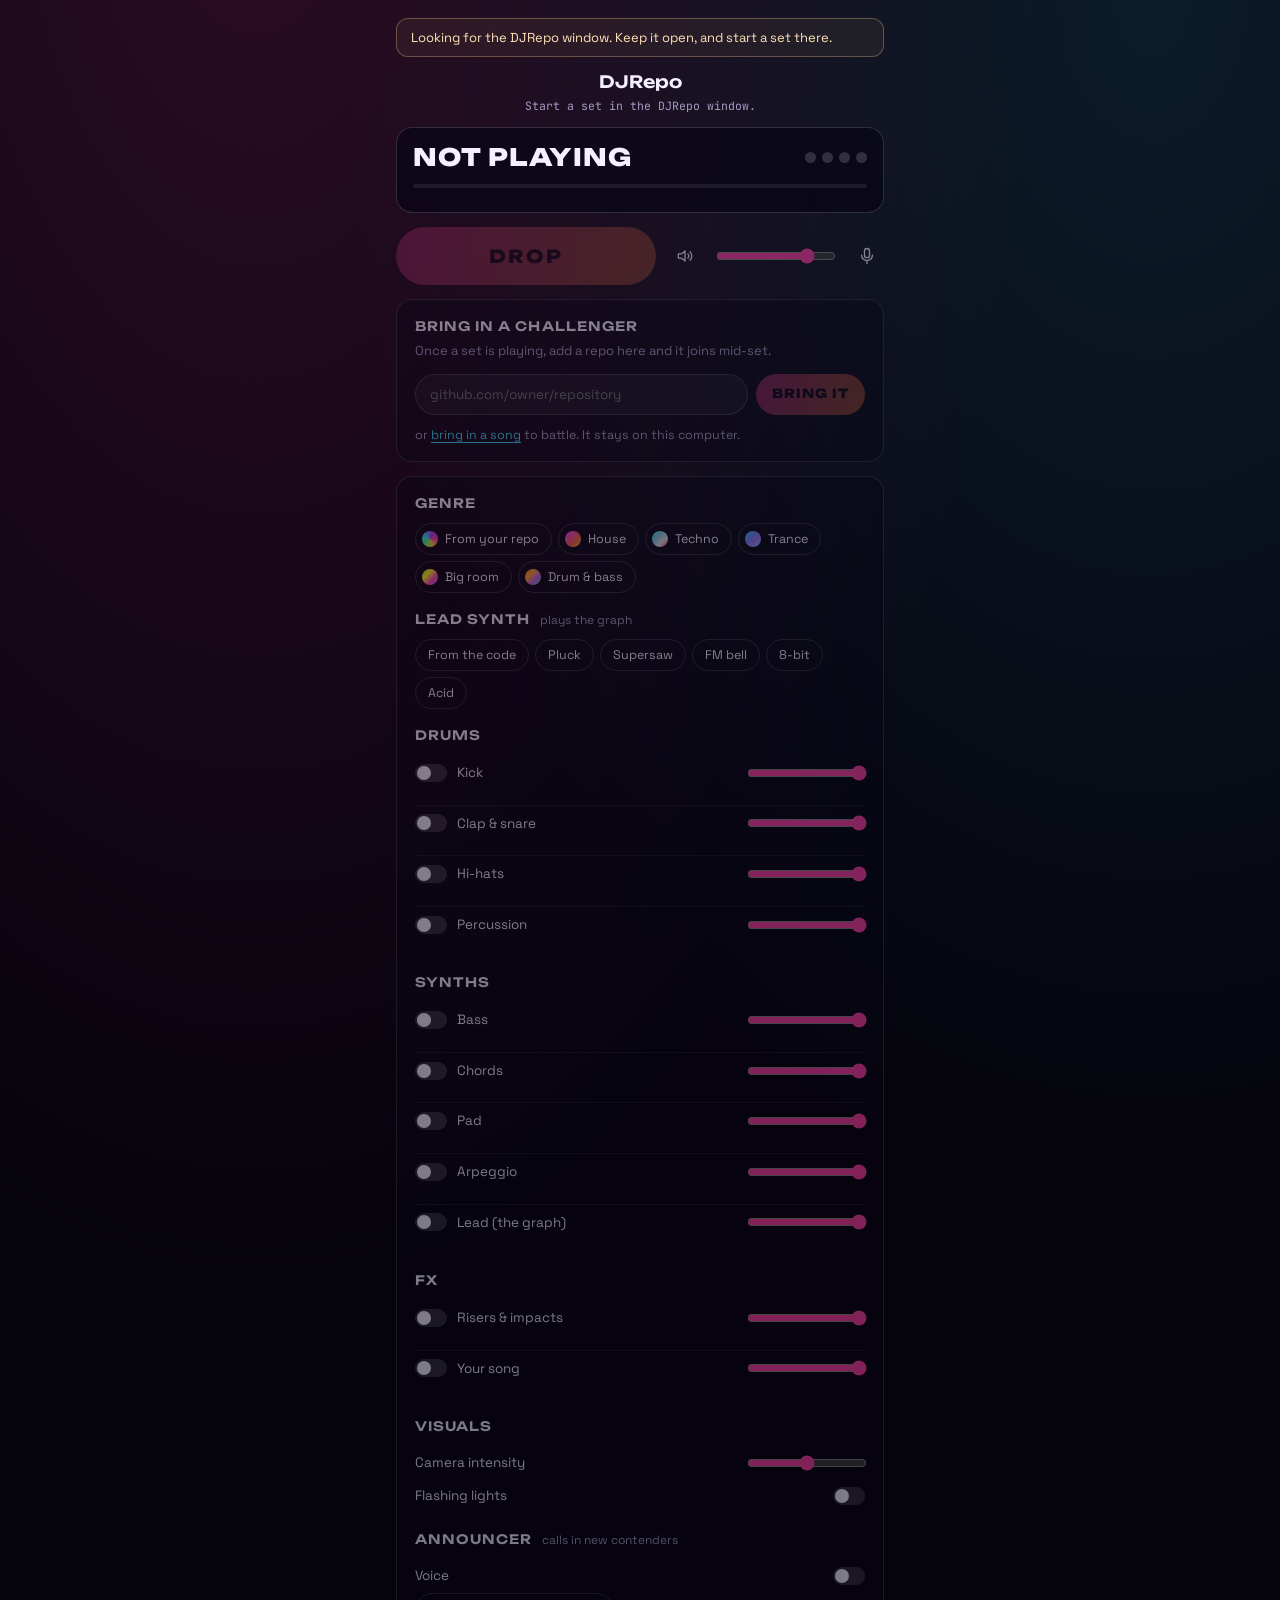
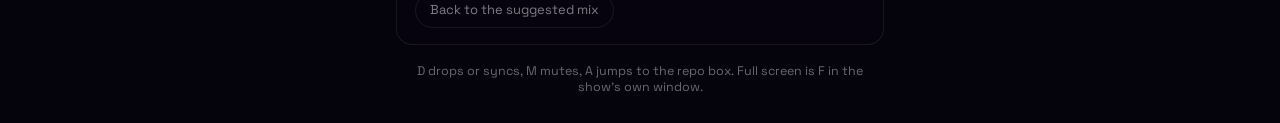
<file: web/deck.html>
<!doctype html>
<html lang="en">
<head>
  <meta charset="utf-8">
  <meta name="viewport" content="width=device-width, initial-scale=1">
  <title>DJRepo controls</title>
  <link rel="icon" href="data:image/svg+xml,%3Csvg xmlns='http://www.w3.org/2000/svg' viewBox='0 0 32 32'%3E%3Ccircle cx='16' cy='16' r='14' fill='%2307030f'/%3E%3Ccircle cx='16' cy='16' r='9' fill='none' stroke='%23ff3fa4' stroke-width='2.5'/%3E%3Ccircle cx='16' cy='16' r='3' fill='%233fd2ff'/%3E%3C/svg%3E">
  <link rel="preconnect" href="https://fonts.googleapis.com">
  <link rel="preconnect" href="https://fonts.gstatic.com" crossorigin>
  <link href="https://fonts.googleapis.com/css2?family=JetBrains+Mono:wght@500&family=Space+Grotesk:wght@400;500;700&family=Unbounded:wght@600;800&display=swap" rel="stylesheet">
  <link rel="stylesheet" href="style.css">
  <link rel="stylesheet" href="deck.css">
</head>
<body class="deck">
  <main class="deck-main">
    <p id="d-offline" class="d-offline">Looking for the DJRepo window. Keep it open, and start a set there.</p>

    <header class="d-head">
      <div class="d-decks">
        <p id="d-name-a" class="d-name a">DJRepo</p>
        <div id="d-vs" class="d-vs" hidden>
          <span class="vs-tag">VS</span>
          <div class="meter"><span id="d-meter-a"></span></div>
        </div>
        <p id="d-name-b" class="d-name b" hidden></p>
      </div>
      <p id="d-mood" class="d-mood"></p>
    </header>

    <section class="d-now" aria-live="polite">
      <div class="d-now-row">
        <p id="d-section">Not playing</p>
        <div id="d-beats" aria-hidden="true"><span></span><span></span><span></span><span></span></div>
      </div>
      <div class="d-phrase" aria-hidden="true"><div id="d-phrase-fill"></div></div>
      <div class="d-now-row">
        <p id="d-soon"></p>
        <p id="d-bpm"></p>
      </div>
    </section>

    <div class="d-transport">
      <button id="d-drop" class="drop-button d-drop" type="button" title="D">Drop</button>
      <button id="d-sound" class="icon" type="button" aria-pressed="true" aria-label="Sound" title="Sound (M)">
        <svg viewBox="0 0 24 24" aria-hidden="true">
          <path d="M4 9.5h3.5L12 6v12l-4.5-3.5H4z"/>
          <path class="waves" d="M15.5 9.5a3.5 3.5 0 0 1 0 5M18 7a7 7 0 0 1 0 10"/>
          <path class="cross" d="M16 10l4 4M20 10l-4 4"/>
        </svg>
      </button>
      <input id="d-volume" type="range" min="0" max="1" step="0.01" value="0.8" aria-label="Volume">
      <button id="d-voice" class="icon" type="button" aria-label="Voice command: hold to talk (V)" title="Hold to talk (V)">
        <svg viewBox="0 0 24 24" aria-hidden="true"><rect x="9" y="3" width="6" height="11" rx="3"/><path d="M5.5 11a6.5 6.5 0 0 0 13 0M12 17.5V21"/></svg>
      </button>
    </div>

    <section class="d-card">
      <h2>Bring in a challenger</h2>
      <p id="d-add-note" class="add-note"></p>
      <form id="d-add-form" class="add-row" autocomplete="off">
        <label for="d-add-url" class="sr-only">GitHub repository</label>
        <input id="d-add-url" type="text" inputmode="url" placeholder="github.com/owner/repository" spellcheck="false" required>
        <button id="d-add-go" class="drop-button" type="submit">Bring it</button>
      </form>
      <p class="add-or">or <label class="file-link">bring in a song<input id="d-add-song" type="file" accept="audio/*,.mp3,.wav,.m4a,.aac,.ogg,.opus,.flac,.aif,.aiff" hidden></label>
        to battle. It stays on this computer.</p>
      <div id="d-cooking" class="cooking d-cooking" role="status" hidden>
        <span class="flames" aria-hidden="true"><i></i><i></i><i></i></span>
        <span class="cooking-text">
          <span id="d-cooking-title" class="cooking-title">Meta is cooking</span>
          <span id="d-cooking-step" class="cooking-step"></span>
        </span>
        <button id="d-cooking-close" class="icon cooking-close" type="button" aria-label="Stop waiting for this repo" title="Stop">
          <svg viewBox="0 0 24 24" aria-hidden="true"><path d="M7 7l10 10M17 7L7 17"/></svg>
        </button>
      </div>
    </section>

    <section class="d-card mixer" aria-label="Mixer">
      <section>
        <h2>Genre</h2>
        <p id="d-genres-a-label" class="deck-label a" hidden></p>
        <div id="d-genres-a" class="chips" role="group" aria-label="Genre"></div>
        <p id="d-genres-b-label" class="deck-label b" hidden></p>
        <div id="d-genres-b" class="chips" role="group" aria-label="Second deck's genre" hidden></div>
      </section>
      <section id="d-mashup" hidden>
        <h2>Mashup <span>who brings what to the drop you make together</span></h2>
        <div id="d-mash-rows"></div>
        <p id="d-mash-song" class="mash-song" hidden></p>
      </section>
      <section>
        <h2>Lead synth <span>plays the graph</span></h2>
        <div id="d-leads" class="chips" role="group" aria-label="Lead synth"></div>
      </section>
      <section>
        <h2>Drums</h2>
        <div id="d-drums"></div>
      </section>
      <section>
        <h2>Synths</h2>
        <div id="d-synths"></div>
      </section>
      <section>
        <h2>FX</h2>
        <div id="d-fx"></div>
      </section>
      <section>
        <h2>Visuals</h2>
        <label class="visual-row" for="d-intensity">Camera intensity
          <input id="d-intensity" type="range" min="0" max="1" step="0.01">
        </label>
        <label class="visual-row"><span>Flashing lights</span><input id="d-flashes" class="switch" type="checkbox"></label>
      </section>
      <section>
        <h2>Announcer <span>calls in new contenders</span></h2>
        <label class="visual-row"><span>Voice</span><input id="d-announcer" class="switch" type="checkbox"></label>
      </section>
      <button id="d-reset" class="ghost" type="button">Back to the suggested mix</button>
    </section>

    <p class="hint">D drops or syncs, M mutes, A jumps to the repo box. Full screen is F in the show's own window.</p>
  </main>

  <script src="genres.js"></script>
  <script src="dj.js"></script>
  <script src="voice.js"></script>
  <script src="deck.js"></script>
</body>
</html>
</file>
<file: web/style.css>
:root {
  --bg: #05030c;
  --ink: #f4f0ff;
  --muted: #a49cc4;
  --line: rgba(244, 240, 255, 0.16);
  --panel: rgba(9, 6, 22, 0.74);
  --hot: #ff3fa4;
  --cool: #3fd2ff;
  --accent: var(--hot);
  --error: #ff9fb6;
  --warn-ink: #ffe3b8;
  --warn-line: rgba(255, 214, 150, 0.3);
  --display: Unbounded, 'Space Grotesk', system-ui, sans-serif;
  --sans: 'Space Grotesk', system-ui, -apple-system, 'Segoe UI', sans-serif;
  --mono: 'JetBrains Mono', ui-monospace, 'Cascadia Mono', Consolas, monospace;
  color-scheme: dark;
}

* { box-sizing: border-box; }

html, body {
  margin: 0;
  height: 100%;
  overflow: hidden;
  background: var(--bg);
  color: var(--ink);
  font-family: var(--sans);
  -webkit-font-smoothing: antialiased;
}

[hidden] { display: none !important; }

:focus-visible { outline: 2px solid var(--cool); outline-offset: 2px; }

.sr-only {
  position: absolute;
  width: 1px;
  height: 1px;
  overflow: hidden;
  clip: rect(0 0 0 0);
  white-space: nowrap;
}

#sky {
  position: fixed;
  inset: 0;
  width: 100%;
  height: 100%;
  display: block;
}

button { font: inherit; cursor: pointer; }

code {
  font-family: var(--mono);
  font-size: 0.9em;
  background: rgba(255, 255, 255, 0.08);
  padding: 2px 7px;
  border-radius: 6px;
  user-select: all;
}

/* ---- start & loading ---- */

.screen {
  position: fixed;
  inset: 0;
  display: flex;
  flex-direction: column;
  align-items: center;
  justify-content: center;
  padding: 24px 16px;
  text-align: center;
  overflow-y: auto;
  animation: arrive 0.6s cubic-bezier(0.2, 0.9, 0.3, 1.2) both;
}

@keyframes arrive {
  from { opacity: 0; transform: scale(0.96); }
  to { opacity: 1; transform: none; }
}

h1 {
  margin: 0 0 14px;
  font-family: var(--display);
  font-weight: 800;
  font-size: clamp(48px, 11vw, 104px);
  letter-spacing: -0.02em;
  line-height: 1;
  background: linear-gradient(100deg, var(--hot), #ffd23f 45%, var(--cool));
  -webkit-background-clip: text;
  background-clip: text;
  color: transparent;
  filter: drop-shadow(0 0 28px rgba(255, 63, 164, 0.45));
}

.lede {
  max-width: 32em;
  margin: 0 0 28px;
  color: var(--muted);
  font-size: 16px;
  line-height: 1.6;
  text-wrap: pretty;
}

#repo-form {
  display: flex;
  flex-direction: column;
  align-items: center;
  gap: 14px;
  width: min(780px, 100%);
}

.deck-inputs {
  display: flex;
  align-items: center;
  gap: 12px;
  width: 100%;
}

.vs-tag {
  flex-shrink: 0;
  font-family: var(--display);
  font-weight: 800;
  font-size: 15px;
  background: linear-gradient(100deg, var(--hot), var(--cool));
  -webkit-background-clip: text;
  background-clip: text;
  color: transparent;
}

#repo-url, #repo-url-b {
  flex: 1;
  min-width: 0;
  padding: 15px 20px;
  border-radius: 999px;
  border: 1px solid var(--line);
  background: rgba(255, 255, 255, 0.05);
  color: var(--ink);
  font: inherit;
  font-size: 15px;
  outline: none;
  transition: border-color 0.2s, box-shadow 0.2s;
}

#repo-url::placeholder, #repo-url-b::placeholder { color: rgba(244, 240, 255, 0.38); }

#repo-url:focus {
  border-color: var(--hot);
  box-shadow: 0 0 0 4px rgba(255, 63, 164, 0.15), 0 0 24px rgba(255, 63, 164, 0.25);
}

#repo-url-b:focus {
  border-color: var(--cool);
  box-shadow: 0 0 0 4px rgba(63, 210, 255, 0.15), 0 0 24px rgba(63, 210, 255, 0.25);
}

#go {
  min-width: 180px;
  padding: 14px 30px;
  border: 0;
  border-radius: 999px;
  background: linear-gradient(100deg, var(--hot), #ff7a3f);
  color: #12001a;
  font-family: var(--display);
  font-weight: 600;
  font-size: 14px;
  letter-spacing: 0.02em;
  box-shadow: 0 0 24px rgba(255, 63, 164, 0.4);
  transition: transform 0.15s, box-shadow 0.2s;
}

#go:hover { transform: scale(1.04); box-shadow: 0 0 34px rgba(255, 63, 164, 0.6); }
#go:active { transform: scale(0.97); }

.chip.pair { border-color: rgba(63, 210, 255, 0.35); }

.checks {
  display: flex;
  flex-wrap: wrap;
  justify-content: center;
  gap: 4px 22px;
  margin-top: 14px;
}

.check {
  display: flex;
  align-items: center;
  gap: 8px;
  color: var(--muted);
  font-size: 13px;
  cursor: pointer;
}

.check input { accent-color: var(--hot); margin: 0; }

.recent {
  display: flex;
  flex-wrap: wrap;
  justify-content: center;
  gap: 8px;
  max-width: 560px;
  margin-top: 18px;
}

.chip, .ghost {
  border: 1px solid var(--line);
  background: transparent;
  color: var(--ink);
  border-radius: 999px;
  padding: 6px 14px;
  font-size: 13px;
  transition: background 0.2s, border-color 0.2s;
}

.chip:hover, .ghost:hover {
  background: rgba(255, 255, 255, 0.08);
  border-color: rgba(244, 240, 255, 0.34);
}

.ghost[aria-expanded="true"] {
  border-color: var(--hot);
  background: rgba(255, 63, 164, 0.14);
}

.error {
  max-width: 36em;
  margin: 20px 0 0;
  color: var(--error);
  font-size: 14px;
  line-height: 1.55;
  white-space: pre-line;
  overflow-wrap: anywhere;
}

.notice {
  max-width: 36em;
  margin-top: 20px;
  padding: 12px 18px;
  border: 1px solid var(--warn-line);
  border-radius: 14px;
  background: rgba(255, 200, 120, 0.06);
  color: var(--warn-ink);
  font-size: 14px;
  line-height: 1.6;
}

.notice p { margin: 0; }
.notice p + p { margin-top: 6px; }

.hint {
  margin: 28px 0 0;
  color: rgba(244, 240, 255, 0.42);
  font-size: 12.5px;
}

/* the loading screen's equaliser */
.eq {
  display: flex;
  align-items: flex-end;
  gap: 7px;
  height: 90px;
  margin-bottom: 28px;
}

.eq span {
  width: 10px;
  height: 100%;
  border-radius: 3px;
  background: linear-gradient(to top, var(--hot), #ffd23f, var(--cool));
  box-shadow: 0 0 14px rgba(255, 63, 164, 0.5);
  transform-origin: bottom;
  animation: bounce 0.94s ease-in-out infinite;  /* 128 bpm */
}

.eq span:nth-child(2) { animation-delay: -0.12s; }
.eq span:nth-child(3) { animation-delay: -0.47s; }
.eq span:nth-child(4) { animation-delay: -0.24s; }
.eq span:nth-child(5) { animation-delay: -0.7s; }
.eq span:nth-child(6) { animation-delay: -0.35s; }
.eq span:nth-child(7) { animation-delay: -0.59s; }

@keyframes bounce {
  0%, 100% { transform: scaleY(0.18); }
  50% { transform: scaleY(1); }
}

#step {
  margin: 0;
  font-family: var(--display);
  font-weight: 600;
  font-size: 20px;
  line-height: 1.5;
  white-space: pre-line;
}

#log {
  width: min(640px, 100%);
  max-height: 9.6em;
  margin: 16px 0 0;
  overflow: hidden;
  color: rgba(244, 240, 255, 0.36);
  font: 11.5px/1.6 var(--mono);
  white-space: pre-wrap;
  overflow-wrap: anywhere;
  text-align: left;
  display: flex;
  flex-direction: column;
  justify-content: flex-end;
  mask-image: linear-gradient(to bottom, transparent, #000 45%);
}

/* ---- the show ---- */

#hud {
  position: fixed;
  inset: 0;
  pointer-events: none;
}

#hud > * { pointer-events: auto; }
#hud > .phrase { pointer-events: none; }

.fade { transition: opacity 1s ease; }

body.idle { cursor: none; }
body.idle .fade { opacity: 0; pointer-events: none; }

/* how far through the current phrase */
.phrase {
  position: absolute;
  top: 0;
  left: 0;
  right: 0;
  height: 3px;
  background: rgba(255, 255, 255, 0.06);
}

#phrase-fill {
  height: 100%;
  background: linear-gradient(90deg, var(--cool), var(--hot));
  box-shadow: 0 0 12px var(--hot);
  transform-origin: left;
  transform: scaleX(0);
}

.hud-top {
  position: absolute;
  top: 0;
  left: 0;
  right: 0;
  display: grid;
  grid-template-columns: 1fr auto 1fr;
  align-items: start;
  gap: 8px 16px;
  padding: 20px 22px;
}

.deck-a { grid-column: 1; grid-row: 1; min-width: 0; }
.deck-state { grid-column: 3; grid-row: 1; justify-self: end; }

/* a battle: deck A on the left, deck B on the right, the fight in the middle */
body.battle .deck-b { grid-column: 3; grid-row: 1; justify-self: end; min-width: 0; text-align: right; }
body.battle .vs { grid-column: 2; grid-row: 1; }
body.battle .deck-state { grid-column: 2; grid-row: 2; justify-self: center; align-items: center; text-align: center; }
body.battle #repo-name { color: #ffc2e2; }
body.battle #repo-name-b { color: #c2f0ff; }
body.battle .deck-a, body.battle .deck-b { transition: opacity 0.25s; }
body.battle[data-deck="1"] .deck-a, body.battle[data-deck="0"] .deck-b { opacity: 0.5; }
body.battle[data-deck="0"] #repo-name { text-shadow: 0 0 18px var(--hot); }
body.battle[data-deck="1"] #repo-name-b { text-shadow: 0 0 18px var(--cool); }

.vs { padding-top: 10px; }

.meter {
  position: relative;
  width: min(300px, 30vw);
  height: 10px;
  overflow: hidden;
  border-radius: 999px;
  background: linear-gradient(90deg, #1b8fb5, var(--cool));
  box-shadow: 0 0 16px rgba(63, 210, 255, 0.35);
}

#meter-a {
  position: absolute;
  inset: 0 auto 0 0;
  width: 50%;
  background: linear-gradient(90deg, #b51f6f, var(--hot));
  box-shadow: 0 0 16px var(--hot);
  transition: width 0.25s ease-out;
}

/* in sync, the two halves become one */
.vs.synced .meter { background: linear-gradient(90deg, var(--hot), #ffe066, var(--cool)); }
.vs.synced #meter-a { opacity: 0; }

#bpm {
  margin: 0;
  color: rgba(244, 240, 255, 0.6);
  font-family: var(--mono);
  font-size: 11px;
}

#repo-name {
  font-family: var(--display);
  font-weight: 600;
  font-size: 22px;
  color: var(--ink);
  text-decoration: none;
  overflow-wrap: break-word;
  text-shadow: 0 0 18px rgba(0, 0, 0, 0.8);
}

#repo-name:hover { text-decoration: underline; text-underline-offset: 4px; }

#mood {
  margin: 4px 0 0;
  color: var(--muted);
  font-family: var(--mono);
  font-size: 12px;
}

.deck-state {
  display: flex;
  flex-direction: column;
  align-items: flex-end;
  gap: 6px;
  flex-shrink: 0;
  text-align: right;
}

#section {
  margin: 0;
  font-family: var(--display);
  font-weight: 800;
  font-size: 24px;
  letter-spacing: 0.04em;
  text-transform: uppercase;
  color: var(--ink);
  text-shadow: 0 0 18px var(--section-glow, rgba(63, 210, 255, 0.6));
  transition: color 0.2s;
}

body[data-section="drop"] #section { color: #ffe066; --section-glow: rgba(255, 63, 164, 0.9); }
body[data-section="build"] #section { color: #ff9fd2; --section-glow: rgba(255, 63, 164, 0.7); }
body[data-section="break"] #section { color: #a9e8ff; }

#beats { display: flex; gap: 6px; }

#beats span {
  width: 9px;
  height: 9px;
  border-radius: 50%;
  background: rgba(255, 255, 255, 0.16);
  transition: background 0.08s, box-shadow 0.08s;
}

#beats span.on { background: var(--hot); box-shadow: 0 0 10px var(--hot); }
#beats span:first-child.on { background: #ffe066; box-shadow: 0 0 12px #ffe066; }

#countdown {
  margin: 0;
  color: var(--muted);
  font-family: var(--mono);
  font-size: 11.5px;
}

.panel {
  position: absolute;
  top: 120px;
  right: 22px;
  width: min(390px, calc(100% - 32px));
  padding: 16px 18px;
  border: 1px solid var(--line);
  border-radius: 16px;
  background: var(--panel);
  backdrop-filter: blur(14px);
  font-size: 13.5px;
  line-height: 1.6;
  z-index: 5;  /* above the caption */
  max-height: calc(100vh - 210px);
  overflow-y: auto;
}

.panel ul { margin: 0; padding-left: 18px; }
.panel li + li { margin-top: 8px; }

.panel.mixer {
  top: auto;
  right: auto;
  bottom: 74px;
  left: 50%;
  transform: translateX(-50%);
  width: min(480px, calc(100% - 32px));
  max-height: calc(100vh - 160px);
  overflow-y: auto;
}

.mixer section + section { margin-top: 16px; }

.mixer h2 {
  margin: 0 0 9px;
  font-family: var(--display);
  font-weight: 600;
  font-size: 13px;
  letter-spacing: 0.08em;
  text-transform: uppercase;
}

.mixer h2 span {
  margin-left: 6px;
  font-family: var(--sans);
  font-weight: 400;
  font-size: 12px;
  letter-spacing: 0;
  text-transform: none;
  color: var(--muted);
}

.chips {
  display: flex;
  flex-wrap: wrap;
  gap: 6px;
}

.genre-chip {
  display: inline-flex;
  align-items: center;
  gap: 7px;
  padding: 5px 12px;
  border: 1px solid var(--line);
  border-radius: 999px;
  background: transparent;
  color: var(--ink);
  font-size: 12.5px;
  transition: background 0.2s, border-color 0.2s;
}

.genre-chip:has(.swatch) { padding-left: 6px; }
.genre-chip:hover { background: rgba(255, 255, 255, 0.08); }

.genre-chip[aria-pressed="true"] {
  border-color: var(--hot);
  background: rgba(255, 63, 164, 0.16);
  box-shadow: 0 0 14px rgba(255, 63, 164, 0.25);
}

.swatch {
  width: 16px;
  height: 16px;
  border-radius: 50%;
}

.inst {
  display: grid;
  grid-template-columns: 1fr 120px;
  align-items: center;
  column-gap: 12px;
  padding: 7px 0;
  border-top: 1px solid rgba(244, 240, 255, 0.07);
}

.inst:first-child { border-top: 0; }

.inst-toggle {
  display: flex;
  align-items: center;
  gap: 10px;
  font-size: 13.5px;
  cursor: pointer;
}

.inst input[type=range], .visual-row input[type=range] {
  width: 100%;
  accent-color: var(--hot);
}

.inst.off .inst-name,
.inst.off input[type=range] { opacity: 0.45; }

.inst-sub {
  grid-column: 1 / -1;
  min-height: 1em;
  margin: 2px 0 0 42px;
  color: var(--muted);
  font-size: 12px;
}

.visual-row {
  display: grid;
  grid-template-columns: 1fr 120px;
  align-items: center;
  column-gap: 12px;
  padding: 6px 0;
  font-size: 13.5px;
}

.visual-row .switch { justify-self: end; }
.visual-row.mic-row { grid-template-columns: auto 1fr; }

#mic-pick {
  min-width: 0;
  padding: 6px 10px;
  border: 1px solid var(--line);
  border-radius: 8px;
  background: #120c24;
  color: var(--ink);
  font: inherit;
  font-size: 12.5px;
}

.switch {
  appearance: none;
  -webkit-appearance: none;
  position: relative;
  flex-shrink: 0;
  width: 32px;
  height: 18px;
  margin: 0;
  border-radius: 999px;
  background: rgba(244, 240, 255, 0.18);
  cursor: pointer;
  transition: background 0.2s;
}

.switch::before {
  content: '';
  position: absolute;
  top: 2px;
  left: 2px;
  width: 14px;
  height: 14px;
  border-radius: 50%;
  background: var(--ink);
  transition: transform 0.2s;
}

.switch:checked { background: var(--hot); }
.switch:checked::before { transform: translateX(14px); background: #1a0012; }

#reset-mix { margin-top: 16px; }

.deck-label {
  margin: 10px 0 6px;
  font-family: var(--mono);
  font-size: 11.5px;
}

.deck-label:first-of-type { margin-top: 0; }
.deck-label.a { color: var(--hot); }
.deck-label.b { color: var(--cool); }

.mash-row {
  display: grid;
  grid-template-columns: 140px 1fr;
  align-items: center;
  gap: 10px;
  padding: 4px 0;
  font-size: 13px;
}

.mash-row .genre-chip[data-from="1"][aria-pressed="true"] {
  border-color: var(--cool);
  background: rgba(63, 210, 255, 0.16);
  box-shadow: 0 0 14px rgba(63, 210, 255, 0.25);
}

#reasons .about-head {
  list-style: none;
  margin: 12px 0 0 -18px;
  font-family: var(--display);
  font-size: 12px;
  letter-spacing: 0.06em;
  text-transform: uppercase;
}

#reasons .about-head:first-child { margin-top: 0; }

.with-icon {
  display: inline-flex;
  align-items: center;
  gap: 6px;
}

.with-icon svg {
  width: 15px;
  height: 15px;
  fill: none;
  stroke: currentColor;
  stroke-width: 1.7;
  stroke-linecap: round;
  stroke-linejoin: round;
}

#again .narrow { display: none; }

/* ---- a new contender ---- */

/* Meta is cooking: a repo on its way in, in a row of its own under the HUD */
.cooking {
  grid-column: 1 / -1;
  justify-self: center;
  display: flex;
  align-items: center;
  gap: 12px;
  max-width: 100%;
  padding: 8px 8px 8px 16px;
  border: 1px solid rgba(255, 170, 90, 0.45);
  border-radius: 999px;
  background: var(--panel);
  backdrop-filter: blur(10px);
  box-shadow: 0 0 calc(12px + 28px * var(--kick, 0)) rgba(255, 122, 63, 0.5);
  transform: scale(calc(1 + 0.03 * var(--kick, 0)));
  animation: arrive 0.5s cubic-bezier(0.2, 0.9, 0.3, 1.2) both;
}

.flames {
  display: flex;
  align-items: flex-end;
  gap: 2px;
  height: 22px;
  flex-shrink: 0;
}

.flames i {
  width: 7px;
  height: 18px;
  border-radius: 50% 50% 45% 45% / 65% 65% 35% 35%;
  background: radial-gradient(circle at 50% 75%, #fff6c2, #ffd23f 30%, #ff7a3f 60%, var(--hot));
  transform-origin: bottom;
  animation: flicker 0.42s ease-in-out infinite alternate;
}

.flames i:nth-child(2) { height: 22px; animation-delay: -0.21s; }
.flames i:nth-child(3) { animation-delay: -0.33s; }

@keyframes flicker {
  from { transform: scaleY(0.78) skewX(-4deg); opacity: 0.85; }
  to { transform: scaleY(1.08) skewX(5deg); opacity: 1; }
}

.cooking-text { min-width: 0; text-align: left; }

.cooking-title {
  display: block;
  font-family: var(--display);
  font-weight: 800;
  font-size: 15px;
  letter-spacing: 0.06em;
  text-transform: uppercase;
  background: linear-gradient(100deg, #ffd23f, #ff7a3f 25%, var(--hot) 50%, #ff7a3f 75%, #ffd23f);
  background-size: 200% 100%;
  -webkit-background-clip: text;
  background-clip: text;
  color: transparent;
  animation: sizzle 2.2s linear infinite;
}

@keyframes sizzle { to { background-position: -200% 0; } }

.cooking-step {
  display: block;
  max-width: 52ch;
  overflow: hidden;
  color: var(--muted);
  font-family: var(--mono);
  font-size: 11px;
  white-space: nowrap;
  text-overflow: ellipsis;
}

.cooking-close { width: 28px; height: 28px; color: var(--muted); }
.cooking-close svg { width: 15px; height: 15px; }

.cooking.burnt { border-color: rgba(255, 159, 182, 0.5); box-shadow: none; transform: none; }
.cooking.burnt .flames i { animation: none; filter: grayscale(1); opacity: 0.5; }
.cooking.burnt .cooking-title { animation: none; background: none; color: var(--error); }
.cooking.burnt .cooking-step { white-space: normal; }

/* the title card: slams in over the build-up, names the newcomer, and blows apart on the drop */
#hud > .contender { pointer-events: none; }

.contender {
  position: absolute;
  inset: 0;
  z-index: 4;
  display: flex;
  align-items: center;
  justify-content: center;
  padding: 0 16px;
  text-align: center;
}

.contender::before {
  content: '';
  position: absolute;
  inset: 15% 0;
  background: radial-gradient(ellipse at center, rgba(5, 3, 12, 0.8), rgba(5, 3, 12, 0) 68%);
  transition: opacity 0.4s;
}

.contender.blast::before { opacity: 0; }

.contender-inner {
  position: relative;
  max-width: 100%;
  transform: scale(calc(1 + 0.035 * var(--hit, 0)));
}

.contender-one {
  margin: 0;
  font-family: var(--display);
  font-weight: 800;
  font-size: clamp(30px, 7.4vw, 96px);
  line-height: 0.95;
  letter-spacing: -0.01em;
  text-transform: uppercase;
  color: #fff;
  text-shadow: -0.04em 0 rgba(255, 63, 164, 0.9), 0.04em 0 rgba(63, 210, 255, 0.9), 0 0 40px rgba(255, 63, 164, 0.5);
  opacity: 0;
}

.contender-two {
  margin: 0.2em 0 0;
  font-family: var(--display);
  font-weight: 800;
  font-size: clamp(20px, 4.6vw, 60px);
  line-height: 1;
  letter-spacing: 0.14em;
  text-transform: uppercase;
  background: linear-gradient(100deg, #ffe066, #ff7a3f 50%, var(--hot));
  -webkit-background-clip: text;
  background-clip: text;
  color: transparent;
  opacity: 0;
}

.contender-name {
  margin: 28px 0 0;
  font-family: var(--display);
  font-weight: 600;
  font-size: clamp(18px, 3vw, 36px);
  color: #c2f0ff;
  text-shadow: 0 0 24px var(--cool);
  overflow-wrap: anywhere;
  opacity: 0;
}

.contender-meta {
  margin: 10px 0 0;
  color: var(--muted);
  font-family: var(--mono);
  font-size: 12.5px;
  opacity: 0;
}

.contender.show .contender-one {
  animation: slam 0.55s cubic-bezier(0.2, 0.9, 0.3, 1.15) both, glitch 2.4s steps(1) 0.8s infinite;
}
.contender.show .contender-two { animation: slam 0.55s cubic-bezier(0.2, 0.9, 0.3, 1.15) 0.32s both; }
.contender.reveal .contender-name { animation: reveal 0.5s cubic-bezier(0.2, 0.9, 0.3, 1.2) both; }
.contender.reveal .contender-meta { animation: reveal 0.5s ease 0.15s both; }
.contender.blast .contender-inner { animation: blast 0.6s cubic-bezier(0.5, 0, 0.9, 0.4) forwards; }

@keyframes slam {
  0% { opacity: 0; transform: scale(2.6); }
  60% { opacity: 1; transform: scale(0.96); }
  100% { opacity: 1; transform: none; }
}

@keyframes glitch {
  0%, 84%, 100% { opacity: 1; transform: none; }
  86% { opacity: 1; transform: translate(-4px, 1px) skewX(-8deg); }
  90% { opacity: 1; transform: translate(5px, -1px); }
  94% { opacity: 1; transform: translate(-1px, 0); }
}

@keyframes reveal {
  from { opacity: 0; transform: translateY(14px) scale(0.92); }
  to { opacity: 1; transform: none; }
}

@keyframes blast {
  to { opacity: 0; transform: scale(1.9); }
}

/* bringing a repo in */
.add-panel h2 {
  margin: 0 0 4px;
  font-family: var(--display);
  font-weight: 600;
  font-size: 13px;
  letter-spacing: 0.08em;
  text-transform: uppercase;
}

.add-note { margin: 0 0 12px; color: var(--muted); font-size: 13px; }

.add-row { display: flex; gap: 8px; }

#add-url {
  flex: 1;
  min-width: 0;
  padding: 9px 14px;
  border: 1px solid var(--line);
  border-radius: 999px;
  background: rgba(255, 255, 255, 0.05);
  color: var(--ink);
  font: inherit;
  font-size: 13.5px;
  outline: none;
}

#add-url::placeholder { color: rgba(244, 240, 255, 0.38); }
#add-url:focus { border-color: var(--cool); box-shadow: 0 0 0 3px rgba(63, 210, 255, 0.15); }
#add-go:disabled { opacity: 0.45; cursor: default; box-shadow: none; }

/* ---- finding a gig ---- */

.go-row { display: flex; flex-wrap: wrap; align-items: center; justify-content: center; gap: 10px; }

/* a song for the second deck */
.song-pick {
  flex-shrink: 0;
  padding: 13px 16px;
  border: 1px dashed rgba(63, 210, 255, 0.5);
  border-radius: 999px;
  color: #c2f0ff;
  font-size: 13.5px;
  white-space: nowrap;
  cursor: pointer;
  transition: background 0.2s, border-color 0.2s;
}

.song-pick:hover, .song-pick:focus-within { background: rgba(63, 210, 255, 0.1); border-color: var(--cool); }

.song-chip {
  flex: 1;
  min-width: 0;
  display: flex;
  align-items: center;
  justify-content: space-between;
  gap: 8px;
  padding: 9px 10px 9px 20px;
  border: 1px solid var(--cool);
  border-radius: 999px;
  background: rgba(63, 210, 255, 0.1);
  box-shadow: 0 0 20px rgba(63, 210, 255, 0.2);
}

#song-name { overflow: hidden; color: #c2f0ff; font-weight: 500; white-space: nowrap; text-overflow: ellipsis; }

#song-clear {
  width: 28px;
  height: 28px;
  flex-shrink: 0;
  border: 0;
  border-radius: 50%;
  background: rgba(255, 255, 255, 0.08);
  color: var(--ink);
  font-size: 16px;
  line-height: 1;
}

.add-or { margin: 10px 0 0; color: var(--muted); font-size: 12.5px; }
.file-link { color: var(--cool); text-decoration: underline; text-underline-offset: 3px; cursor: pointer; }
.file-link:focus-within { outline: 2px solid var(--cool); outline-offset: 2px; }
.mash-song { margin: 0; color: var(--muted); font-size: 13px; }
.gig-button { padding: 12px 20px; font-size: 13.5px; }
.gig-button svg { width: 17px; height: 17px; }

.gigs {
  position: fixed;
  inset: 0;
  display: grid;
  grid-template-columns: minmax(340px, 440px) 1fr;
  background: var(--bg);
  animation: arrive 0.5s cubic-bezier(0.2, 0.9, 0.3, 1.2) both;
}

.gig-panel {
  display: flex;
  flex-direction: column;
  gap: 14px;
  min-height: 0;
  padding: 16px 18px 28px;
  overflow-y: auto;
  border-right: 1px solid var(--line);
  background: rgba(9, 6, 22, 0.96);
  font-size: 13.5px;
  line-height: 1.55;
}

.gig-head { display: flex; align-items: center; justify-content: space-between; gap: 10px; }

.gig-head h2 {
  margin: 0;
  font-family: var(--display);
  font-weight: 800;
  font-size: 20px;
  background: linear-gradient(100deg, var(--hot), #ffd23f 60%, var(--cool));
  -webkit-background-clip: text;
  background-clip: text;
  color: transparent;
}

.gig-lede { margin: 0; color: var(--muted); }

.gig-live {
  display: flex;
  align-items: center;
  gap: 8px;
  margin: 0;
  padding: 7px 12px;
  border: 1px solid rgba(255, 63, 164, 0.4);
  border-radius: 999px;
  background: rgba(255, 63, 164, 0.08);
  color: #ffc2e2;
  font-size: 12.5px;
}

.live-dot { width: 8px; height: 8px; flex-shrink: 0; border-radius: 50%; background: var(--hot); box-shadow: 0 0 10px var(--hot); animation: mic-pulse 1s ease-in-out infinite; }
.gig-lede b { color: var(--ink); font-weight: 500; overflow-wrap: anywhere; }
.gigs .notice { margin: 0; max-width: none; font-size: 13px; }

.gig-search { display: flex; flex-wrap: wrap; gap: 8px; }

.gigs input[type=text], .gigs input[type=email], .gigs select, .gigs textarea {
  min-width: 0;
  padding: 9px 13px;
  border: 1px solid var(--line);
  border-radius: 10px;
  background: rgba(255, 255, 255, 0.05);
  color: var(--ink);
  font: inherit;
  font-size: 13.5px;
  outline: none;
}

.gigs select { border-radius: 999px; }
.gigs select option { background: #120c24; }
.gigs input:focus, .gigs select:focus, .gigs textarea:focus { border-color: var(--cool); box-shadow: 0 0 0 3px rgba(63, 210, 255, 0.15); }
.gigs input::placeholder, .gigs textarea::placeholder { color: rgba(244, 240, 255, 0.38); }
#gig-city { flex: 1 1 160px; border-radius: 999px; }

.gig-me {
  padding: 10px 14px;
  border: 1px solid var(--line);
  border-radius: 14px;
}

.gig-me summary, .draft-sources summary {
  cursor: pointer;
  font-family: var(--display);
  font-weight: 600;
  font-size: 12.5px;
  letter-spacing: 0.06em;
  text-transform: uppercase;
}

.gig-me summary span { margin-left: 6px; color: var(--muted); font-family: var(--sans); font-weight: 400; font-size: 12px; letter-spacing: 0; text-transform: none; }
.gig-me label:not(.check), .draft label { display: grid; gap: 4px; margin-top: 10px; color: var(--muted); font-size: 12px; }
.gig-me .check { margin-top: 10px; justify-content: flex-start; }
.gigs textarea { resize: vertical; line-height: 1.5; }

.gig-status { margin: 0; color: var(--muted); font-size: 12.5px; }

.gig-list { display: flex; flex-direction: column; gap: 6px; }

.gig-item {
  display: grid;
  gap: 2px;
  padding: 10px 12px;
  border: 1px solid var(--line);
  border-radius: 12px;
  background: transparent;
  color: var(--ink);
  text-align: left;
  transition: background 0.15s, border-color 0.15s;
}

.gig-item:hover { background: rgba(255, 255, 255, 0.05); }
.gig-item[aria-pressed="true"] { border-color: var(--hot); background: rgba(255, 63, 164, 0.1); }
.gig-when { color: #ffe066; font-family: var(--mono); font-size: 11px; letter-spacing: 0.06em; text-transform: uppercase; }
.gig-what { font-weight: 500; font-size: 14px; }
.gig-where { color: var(--muted); font-size: 12px; }

.gig-detail {
  display: flex;
  flex-direction: column;
  gap: 8px;
  padding: 14px;
  border: 1px solid rgba(255, 63, 164, 0.4);
  border-radius: 16px;
  background: rgba(255, 63, 164, 0.05);
  scroll-margin: 12px;
}

#gig-image { width: 100%; aspect-ratio: 16 / 9; object-fit: cover; border-radius: 10px; }
.gig-detail h3 { margin: 0; font-family: var(--display); font-weight: 600; font-size: 17px; line-height: 1.3; }
.gig-facts, .gig-more { margin: 0; color: var(--muted); font-size: 12.5px; }
.gig-link { color: var(--cool); font-size: 12.5px; }

.draft-working { justify-self: start; width: fit-content; max-width: 100%; margin-top: 4px; }
.draft-error { padding: 10px 12px; border: 1px solid rgba(255, 159, 182, 0.4); border-radius: 12px; color: var(--error); }
.draft-error p { margin: 0 0 8px; }
.draft-error p:only-child { margin: 0; }

.draft { display: flex; flex-direction: column; gap: 2px; }
.draft-who { margin: 4px 0 0; color: var(--muted); font-size: 12.5px; }
.draft-who a, .draft-sources a { color: var(--cool); overflow-wrap: anywhere; }
.draft-how { color: var(--warn-ink); }
.draft-maybe { display: flex; flex-wrap: wrap; gap: 6px; margin-top: 6px; padding: 8px 10px; border: 1px dashed var(--warn-line); border-radius: 10px; }
.draft-maybe p { flex-basis: 100%; margin: 0; color: var(--warn-ink); font-size: 12.5px; }
.draft label { color: var(--ink); }

.clip {
  margin-top: 10px;
  padding: 10px 12px;
  border: 1px solid var(--line);
  border-radius: 12px;
}

.clip-genre, .clip-note { margin: 0; font-size: 12.5px; }
.clip-note { color: var(--muted); font-family: var(--mono); font-size: 11px; }
#clip-player { width: 100%; height: 36px; margin: 8px 0 4px; }

.send-row { display: flex; flex-wrap: wrap; align-items: center; gap: 8px; margin-top: 12px; }
.send-row a { text-decoration: none; }
.send { padding: 10px 20px; font-size: 13px; }
.send-note { margin: 6px 0 0; color: var(--muted); font-size: 12px; }
.draft-sources { margin-top: 10px; }
.draft-sources ul { margin: 8px 0 0; padding-left: 18px; font-size: 12.5px; }

.gig-map { min-height: 0; background: #0b0816; }

.gig-pin {
  display: grid;
  place-items: center;
  width: 26px;
  height: 26px;
  border: 2px solid #fff;
  border-radius: 50%;
  background: radial-gradient(circle, var(--hot), #b51f6f);
  box-shadow: 0 0 16px var(--hot);
  color: #fff;
  font: 700 11px var(--sans);
  transition: transform 0.15s;
}

.gig-pin.on { background: radial-gradient(circle, #ffe066, #ff7a3f); box-shadow: 0 0 22px #ffe066; color: #1a0012; transform: scale(1.3); }

.gigs .leaflet-container { background: #0b0816; font-family: var(--sans); }
/* OpenStreetMap's light tiles, turned into a night map */
.gigs .leaflet-tile-pane { filter: invert(1) hue-rotate(200deg) brightness(0.8) contrast(1.1) saturate(0.6); }
.gigs .leaflet-bar a { background: #150f2a; color: var(--ink); border-color: var(--line); }
.gigs .leaflet-control-attribution { background: rgba(9, 6, 22, 0.8); color: var(--muted); }
.gigs .leaflet-control-attribution a { color: var(--cool); }

@media (max-width: 760px) {
  .gigs { grid-template-columns: 1fr; grid-template-rows: 38vh 1fr; }
  .gig-map { grid-row: 1; }
  .gig-panel { grid-row: 2; border-right: 0; border-top: 1px solid var(--line); }
}

/* voice commands: what Muse Voice Transcribe heard, and what it did */
#hud > .heard { pointer-events: none; }

.heard {
  position: absolute;
  left: 50%;
  bottom: 160px;
  z-index: 4;
  display: flex;
  align-items: center;
  gap: 10px;
  max-width: calc(100% - 32px);
  padding: 10px 18px;
  border: 1px solid rgba(77, 148, 255, 0.6);
  border-radius: 999px;
  background: var(--panel);
  backdrop-filter: blur(10px);
  box-shadow: 0 0 26px rgba(8, 102, 255, 0.35);
  font-size: 15px;
  transform: translateX(-50%);
  animation: heard-in 0.25s ease-out both;
}

@keyframes heard-in { from { opacity: 0; transform: translate(-50%, 8px); } to { opacity: 1; transform: translate(-50%, 0); } }

.heard-dot { width: 10px; height: 10px; flex-shrink: 0; border-radius: 50%; background: #4d94ff; }
.heard.listening .heard-dot { background: #ff4d6d; animation: mic-pulse 0.9s ease-in-out infinite; }
.heard.speak { border-color: rgba(80, 230, 140, 0.8); box-shadow: 0 0 26px rgba(80, 230, 140, 0.45); }
.heard.speak .heard-dot { background: #50e68c; }
.heard.thinking .heard-dot { animation: mic-pulse 0.5s ease-in-out infinite; }
.heard.error { border-color: rgba(255, 159, 182, 0.5); box-shadow: none; }
.heard.error .heard-dot { background: var(--error); }
#heard-text { overflow: hidden; white-space: nowrap; text-overflow: ellipsis; }
.heard.error #heard-text { white-space: normal; }

/* how loud the mic is while you hold V */
.heard-level { display: none; width: 46px; height: 6px; flex-shrink: 0; overflow: hidden; border-radius: 3px; background: rgba(255, 255, 255, 0.14); }
.heard.listening .heard-level { display: block; }
.heard-level i { display: block; width: calc(var(--level, 0) * 100%); height: 100%; background: #ff4d6d; transition: width 0.08s linear; }

@keyframes mic-pulse { 50% { transform: scale(1.5); opacity: 0.55; } }

#voice.on, #d-voice.on { background: rgba(255, 77, 109, 0.25); color: #ff8fa3; box-shadow: 0 0 14px rgba(255, 77, 109, 0.5); }

/* with the controls in their own window, this one is all show */
body.remote .controls,
body.remote .panel { display: none !important; }

/* now playing */
#caption {
  position: absolute;
  left: 50%;
  bottom: 84px;
  transform: translateX(-50%);
  width: min(760px, calc(100% - 32px));
  text-align: center;
  pointer-events: none;
  text-shadow: 0 2px 16px rgba(0, 0, 0, 0.9);
  transition: opacity 0.18s ease, bottom 1s ease;
}

#caption.fading { opacity: 0; }
body.idle #caption { bottom: 40px; }

#caption-tag {
  margin: 0 0 6px;
  color: var(--cool);
  font-family: var(--mono);
  font-size: 11px;
  letter-spacing: 0.18em;
  text-transform: uppercase;
}

body[data-section="drop"] #caption-tag { color: #ffe066; }
body.battle #caption[data-deck="0"] #caption-tag { color: var(--hot); }
body.battle #caption[data-deck="1"] #caption-tag { color: var(--cool); }

#caption-msg {
  margin: 0 0 6px;
  font-family: var(--display);
  font-weight: 600;
  font-size: clamp(17px, 2.4vw, 26px);
  line-height: 1.25;
  color: var(--ink);
  overflow-wrap: anywhere;
}

#caption-meta {
  margin: 0;
  color: var(--muted);
  font-family: var(--mono);
  font-size: 11.5px;
}

.controls {
  position: absolute;
  bottom: 18px;
  left: 50%;
  transform: translateX(-50%);
  display: flex;
  align-items: center;
  gap: 8px;
  padding: 6px 8px;
  border: 1px solid var(--line);
  border-radius: 999px;
  background: var(--panel);
  backdrop-filter: blur(10px);
  white-space: nowrap;
}

.drop-button {
  padding: 7px 16px;
  border: 0;
  border-radius: 999px;
  background: linear-gradient(100deg, var(--hot), #ff7a3f);
  color: #12001a;
  font-family: var(--display);
  font-weight: 800;
  font-size: 12.5px;
  letter-spacing: 0.08em;
  text-transform: uppercase;
  transition: transform 0.12s, box-shadow 0.2s;
}

.drop-button:hover { box-shadow: 0 0 20px rgba(255, 63, 164, 0.6); }
.drop-button:active { transform: scale(0.94); }
.drop-button.armed { animation: armed 0.4s ease-in-out 4; }

@keyframes armed {
  50% { box-shadow: 0 0 28px #ffe066; transform: scale(1.08); }
}

.icon {
  width: 34px;
  height: 34px;
  display: grid;
  place-items: center;
  border: 0;
  border-radius: 50%;
  background: transparent;
  color: var(--ink);
}

.icon:hover { background: rgba(255, 255, 255, 0.08); }

.icon svg {
  width: 18px;
  height: 18px;
  fill: none;
  stroke: currentColor;
  stroke-width: 1.6;
  stroke-linecap: round;
  stroke-linejoin: round;
}

#sound .cross { display: none; }
#sound.muted .cross { display: inline; }
#sound.muted .waves { display: none; }

#volume {
  width: 90px;
  accent-color: var(--hot);
}

@media (max-width: 600px) {
  #volume { display: none; }
  #again .wide { display: none; }
  #again .narrow { display: inline; }
  .inst, .visual-row { grid-template-columns: 1fr 96px; }
  .hud-top { padding: 16px; }
  #repo-name { font-size: 17px; }
  #section { font-size: 18px; }
  .panel { top: 130px; right: 16px; }
  #caption { bottom: 78px; }
  .controls { gap: 4px; }
  .controls .ghost { padding: 6px 10px; }
  .controls .icon { width: 30px; height: 30px; }
  .drop-button { padding: 7px 12px; }
  #mixer-toggle svg { display: none; }
  #add .wide { display: none; }
  #pop-out { display: none; }  /* a phone has no second window to put it in */
  #voice { display: none; }  /* nor room for the mic; voice commands are for the decks */
  #gigs-open .wide { display: none; }
  .heard { bottom: 140px; font-size: 13.5px; }
  .cooking-step { max-width: 60vw; }
  .deck-inputs { flex-direction: column; }
  #repo-url, #repo-url-b { width: 100%; }
  body.battle .hud-top { grid-template-columns: 1fr 1fr; }
  body.battle .deck-b { grid-column: 2; }
  body.battle .vs { grid-column: 1 / -1; grid-row: 2; justify-self: center; padding-top: 0; }
  body.battle .deck-state { grid-column: 1 / -1; grid-row: 3; }
  .meter { width: 60vw; }
  .mash-row { grid-template-columns: 1fr; gap: 4px; }
}

@media (prefers-reduced-motion: reduce) {
  .eq span { animation-duration: 3s; }
  .screen { animation: none; }
  .drop-button.armed { animation: none; }
  .cooking { animation: none; transform: none; }
  .flames i, .cooking-title { animation: none; }
  .contender-inner { transform: none; }
  .contender.show .contender-one,
  .contender.show .contender-two,
  .contender.reveal .contender-name,
  .contender.reveal .contender-meta { animation: fade-in 0.4s ease both; }
  .contender.blast .contender-inner { animation: fade-out 0.4s ease forwards; }
}

@keyframes fade-in { from { opacity: 0; } to { opacity: 1; } }
@keyframes fade-out { to { opacity: 0; } }
</file>
<file: web/deck.css>
/* The control deck: DJRepo's controls in a window of their own. Builds on style.css. */

html, body.deck { height: auto; min-height: 100%; overflow: auto; }

body.deck {
  background:
    radial-gradient(ellipse at 20% -10%, rgba(255, 63, 164, 0.16), transparent 55%),
    radial-gradient(ellipse at 90% 0%, rgba(63, 210, 255, 0.12), transparent 50%),
    var(--bg);
}

.deck-main {
  display: flex;
  flex-direction: column;
  gap: 14px;
  width: min(520px, 100%);
  margin: 0 auto;
  padding: 18px 16px 28px;
}

.d-offline {
  margin: 0;
  padding: 10px 14px;
  border: 1px solid var(--warn-line);
  border-radius: 12px;
  background: rgba(255, 200, 120, 0.06);
  color: var(--warn-ink);
  font-size: 13px;
}

body.deck.idle-show .d-card,
body.deck.idle-show .d-transport { opacity: 0.5; pointer-events: none; }

.d-head { text-align: center; }

.d-decks {
  display: flex;
  align-items: center;
  justify-content: center;
  gap: 12px;
  min-width: 0;
}

.d-name {
  margin: 0;
  min-width: 0;
  font-family: var(--display);
  font-weight: 600;
  font-size: 17px;
  overflow-wrap: break-word;
}

body.deck.battle .d-name.a { color: #ffc2e2; }
body.deck.battle .d-name.b { color: #c2f0ff; }
body.deck.battle[data-deck="1"] .d-name.a,
body.deck.battle[data-deck="0"] .d-name.b { opacity: 0.5; }

.d-vs { display: flex; flex-direction: column; align-items: center; gap: 6px; flex-shrink: 0; }
.d-vs .meter { width: 110px; height: 8px; }

#d-meter-a {
  position: absolute;
  inset: 0 auto 0 0;
  width: 50%;
  background: linear-gradient(90deg, #b51f6f, var(--hot));
  transition: width 0.25s ease-out;
}

.d-mood { margin: 6px 0 0; color: var(--muted); font-family: var(--mono); font-size: 11.5px; }

.d-now {
  padding: 14px 16px;
  border: 1px solid var(--line);
  border-radius: 16px;
  background: var(--panel);
}

.d-now-row { display: flex; align-items: center; justify-content: space-between; gap: 12px; }

#d-section {
  margin: 0;
  font-family: var(--display);
  font-weight: 800;
  font-size: 24px;
  letter-spacing: 0.04em;
  text-transform: uppercase;
}

body.deck[data-section="drop"] #d-section { color: #ffe066; text-shadow: 0 0 18px rgba(255, 63, 164, 0.8); }
body.deck[data-section="build"] #d-section { color: #ff9fd2; }
body.deck[data-section="break"] #d-section { color: #a9e8ff; }

#d-beats { display: flex; gap: 6px; }
#d-beats span { width: 11px; height: 11px; border-radius: 50%; background: rgba(255, 255, 255, 0.16); }
#d-beats span.on { background: var(--hot); box-shadow: 0 0 10px var(--hot); }
#d-beats span:first-child.on { background: #ffe066; box-shadow: 0 0 12px #ffe066; }

.d-phrase { height: 4px; margin: 12px 0 10px; border-radius: 4px; background: rgba(255, 255, 255, 0.08); overflow: hidden; }

#d-phrase-fill {
  height: 100%;
  background: linear-gradient(90deg, var(--cool), var(--hot));
  transform-origin: left;
  transform: scaleX(0);
}

#d-soon, #d-bpm { margin: 0; color: var(--muted); font-family: var(--mono); font-size: 12px; }

.d-transport { display: flex; align-items: center; gap: 12px; }

.d-drop {
  flex: 1;
  padding: 18px 20px;
  font-size: 18px;
  letter-spacing: 0.12em;
}

.d-drop:disabled { opacity: 0.4; cursor: default; }

#d-voice svg, #d-sound svg { width: 20px; height: 20px; fill: none; stroke: currentColor; stroke-width: 1.6; stroke-linecap: round; stroke-linejoin: round; }
#d-sound .cross { display: none; }
#d-sound.muted .cross { display: inline; }
#d-sound.muted .waves { display: none; }
#d-volume { width: 120px; accent-color: var(--hot); }

.d-card {
  padding: 16px 18px;
  border: 1px solid var(--line);
  border-radius: 16px;
  background: var(--panel);
  font-size: 13.5px;
  line-height: 1.6;
}

.d-card > h2 {
  margin: 0 0 4px;
  font-family: var(--display);
  font-weight: 600;
  font-size: 13px;
  letter-spacing: 0.08em;
  text-transform: uppercase;
}

#d-add-url {
  flex: 1;
  min-width: 0;
  padding: 9px 14px;
  border: 1px solid var(--line);
  border-radius: 999px;
  background: rgba(255, 255, 255, 0.05);
  color: var(--ink);
  font: inherit;
  font-size: 13.5px;
  outline: none;
}

#d-add-url:focus { border-color: var(--cool); box-shadow: 0 0 0 3px rgba(63, 210, 255, 0.15); }
#d-add-go:disabled { opacity: 0.45; cursor: default; box-shadow: none; }

.d-cooking { margin-top: 12px; justify-self: auto; width: fit-content; max-width: 100%; }

.deck .hint { margin: 4px 0 0; text-align: center; }
</file>
